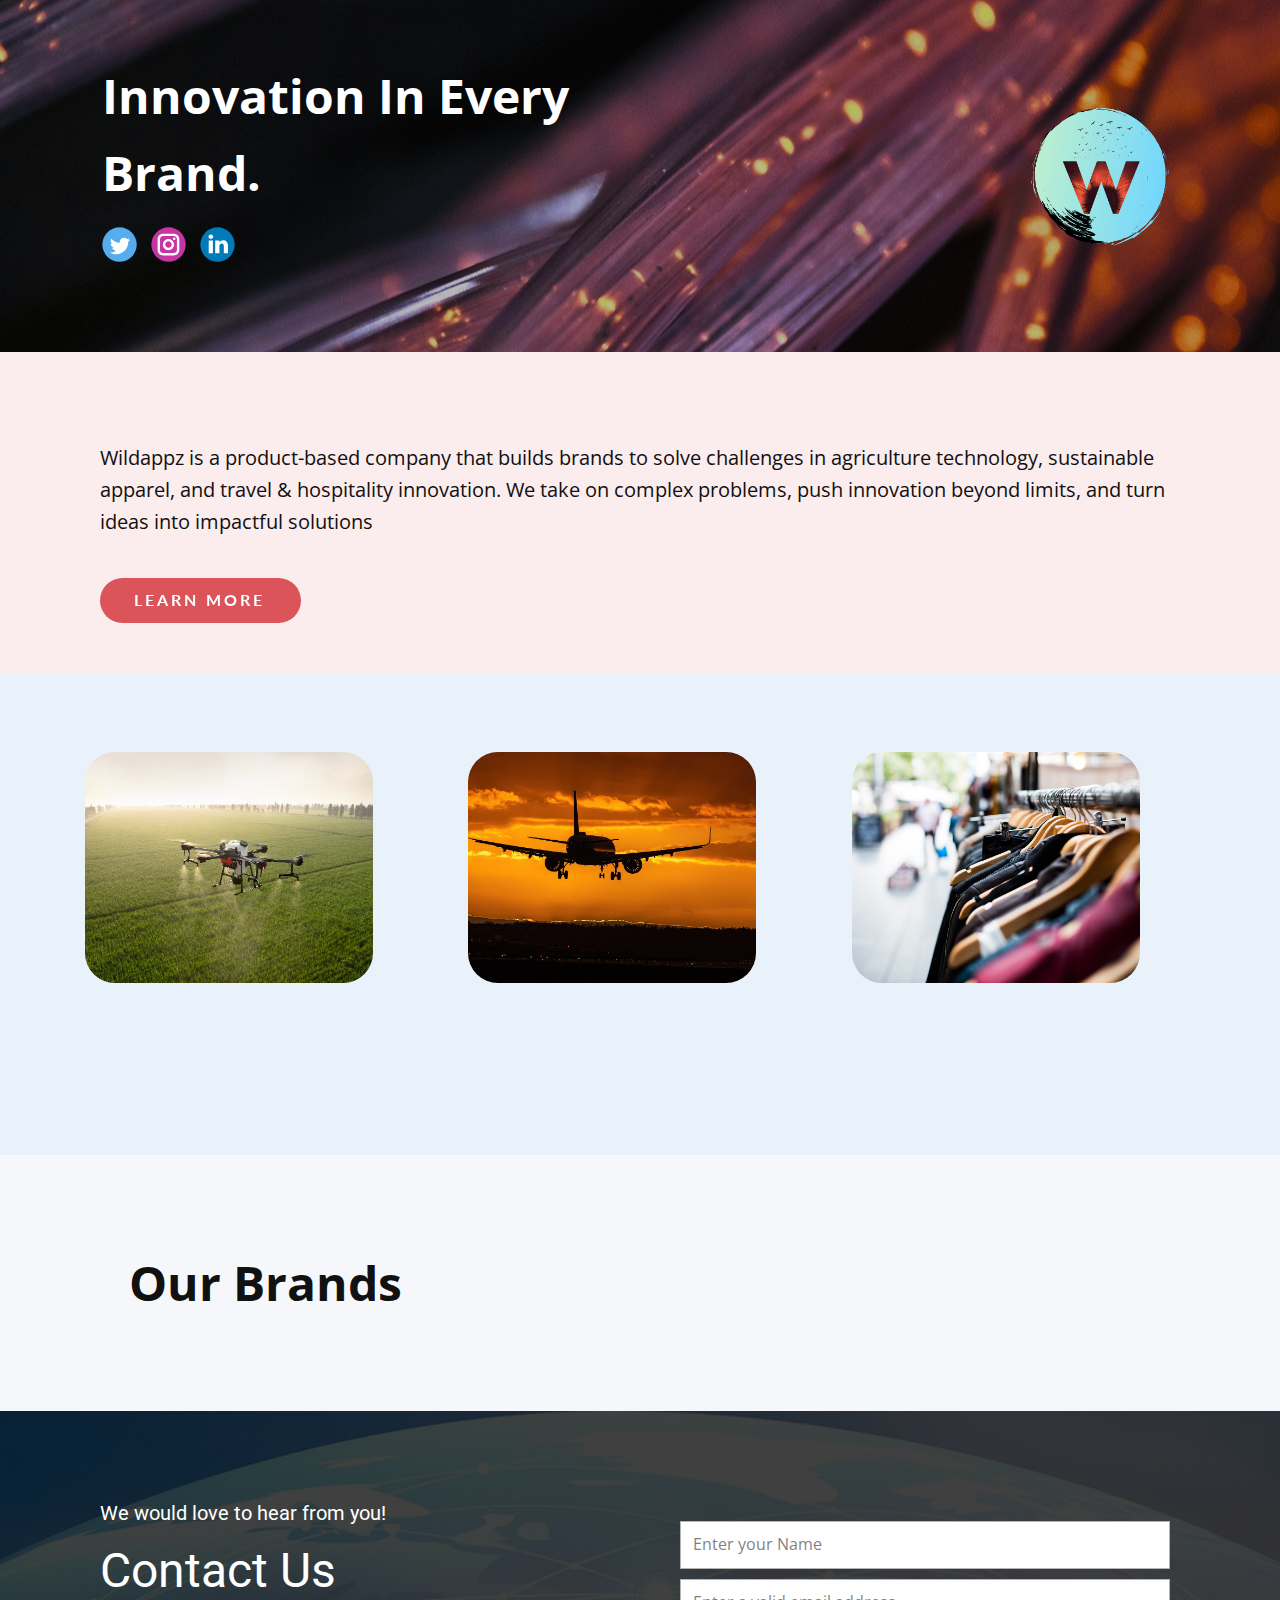
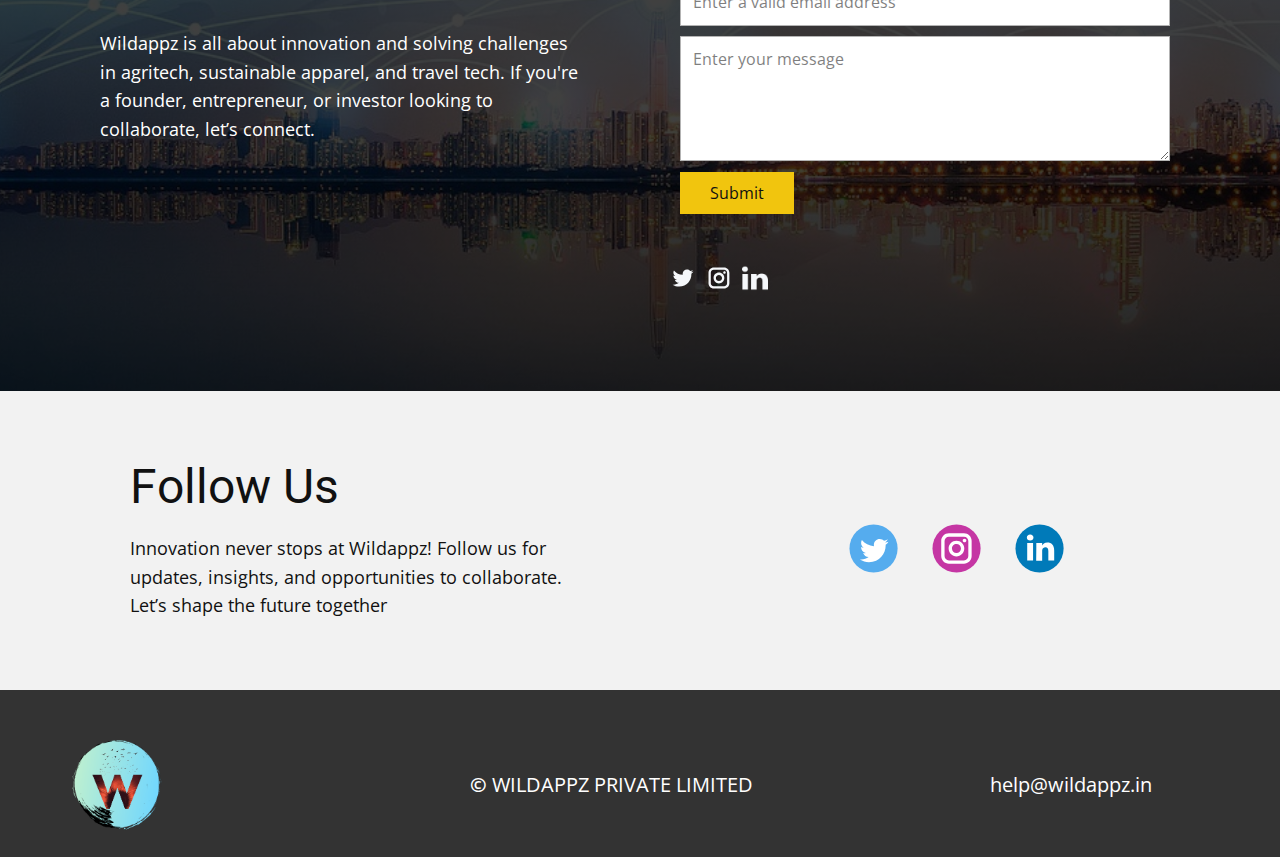
<file: index.html>
<!DOCTYPE html>
<html style="font-size: 16px;" lang="en-IN"><head>
    <meta name="viewport" content="width=device-width, initial-scale=1.0">
    <meta charset="utf-8">
    <meta name="keywords" content="Product-based company
Innovation in agritech
Sustainable apparel
Travel technology solutions
Startup-driven innovation
Problem-solving brands">
    <meta name="description" content="Wildappz is a product-based company solving challenges in agritech, sustainable apparel, and travel tech through innovation and smart solutions.">
    <title>Wildappz | Innovating in Agritech, Apparel &amp; Travel Tech</title>
    <link rel="stylesheet" href="nicepage.css" media="screen">
<link rel="stylesheet" href="index.css" media="screen">
    <script class="u-script" type="text/javascript" src="jquery.js" defer=""></script>
    <script class="u-script" type="text/javascript" src="nicepage.js" defer=""></script>
    <meta name="referrer" content="origin">
    <meta property="og:title" content="Wildappz | Innovating in Agritech, Sustainable Apparel &amp; Travel Tech">
    <meta property="og:description" content="Wildappz creates innovative brands that solve challenges in agritech, sustainable apparel, and travel technology. We turn bold ideas into impactful solutions.">
    <meta property="og:image" content="https://wildappz.in/images/logoforweb.png">
    <meta property="og:url" content="https://wildappz.in">
    <link rel="icon" href="images/logoforweb.png">
    
    
    
    
    
    
    
    <link id="u-theme-google-font" rel="stylesheet" href="https://fonts.googleapis.com/css?family=Roboto:100,100i,300,300i,400,400i,500,500i,700,700i,900,900i|Open+Sans:300,300i,400,400i,500,500i,600,600i,700,700i,800,800i">
    <link id="u-page-google-font" rel="stylesheet" href="https://fonts.googleapis.com/css?family=Lato:100,100i,300,300i,400,400i,700,700i,900,900i">
    <script type="application/ld+json">{
		"@context": "http://schema.org",
		"@type": "Organization",
		"name": "wildappz",
		"logo": "images/logoforweb.png?rand=dd9f",
		"sameAs": [
				"https://x.com/wildappz",
				"https://www.instagram.com/wildappz/",
				"https://www.linkedin.com/company/wildappz/"
		]
}</script>
    <meta name="theme-color" content="#478ac9">
    <meta property="og:type" content="website">
  <meta data-intl-tel-input-cdn-path="intlTelInput/"></head>
  <body data-home-page="home.html" data-home-page-title="home" data-path-to-root="./" data-include-products="false" class="u-body u-xl-mode" data-lang="en"><header class="u-clearfix u-header u-image u-shading u-header" id="header"><div class="u-clearfix u-sheet u-sheet-1">
        <p class="u-text u-text-1">Innovation​​ In Every Brand. </p>
        <a href="#" class="u-hidden-xs u-image u-logo u-image-1" data-image-width="275" data-image-height="272">
          <img src="images/logoforweb.png?rand=dd9f" class="u-logo-image u-logo-image-1">
        </a>
        <div class="u-social-icons u-spacing-14 u-social-icons-1">
          <a class="u-social-url" target="_blank" href="https://x.com/wildappz" title="x">
            <span class="u-icon u-icon-circle u-social-icon u-social-twitter u-icon-1"><svg class="u-svg-link" preserveAspectRatio="xMidYMin slice" viewBox="0 0 112 112" style=""><use xlink:href="#svg-d8c6"></use></svg><svg x="0px" y="0px" viewBox="0 0 112 112" id="svg-d8c6" class="u-svg-content"><circle fill="#55ACEE" class="st0" cx="56.1" cy="56.1" r="55"></circle><path fill="#FFFFFF" d="M83.8,47.3c0,0.6,0,1.2,0,1.7c0,17.7-13.5,38.2-38.2,38.2C38,87.2,31,85,25,81.2c1,0.1,2.1,0.2,3.2,0.2
            c6.3,0,12.1-2.1,16.7-5.7c-5.9-0.1-10.8-4-12.5-9.3c0.8,0.2,1.7,0.2,2.5,0.2c1.2,0,2.4-0.2,3.5-0.5c-6.1-1.2-10.8-6.7-10.8-13.1
            c0-0.1,0-0.1,0-0.2c1.8,1,3.9,1.6,6.1,1.7c-3.6-2.4-6-6.5-6-11.2c0-2.5,0.7-4.8,1.8-6.7c6.6,8.1,16.5,13.5,27.6,14
            c-0.2-1-0.3-2-0.3-3.1c0-7.4,6-13.4,13.4-13.4c3.9,0,7.3,1.6,9.8,4.2c3.1-0.6,5.9-1.7,8.5-3.3c-1,3.1-3.1,5.8-5.9,7.4
            c2.7-0.3,5.3-1,7.7-2.1C88.7,43,86.4,45.4,83.8,47.3z"></path></svg></span>
          </a>
          <a class="u-social-url" target="_blank" href="https://www.instagram.com/wildappz/" title="Instagram">
            <span class="u-icon u-icon-circle u-social-icon u-social-instagram u-icon-2"><svg class="u-svg-link" preserveAspectRatio="xMidYMin slice" viewBox="0 0 112 112" style=""><use xlink:href="#svg-f77f"></use></svg><svg x="0px" y="0px" viewBox="0 0 112 112" id="svg-f77f" class="u-svg-content"><circle fill="#C536A4" cx="56.1" cy="56.1" r="55"></circle><path fill="#FFFFFF" d="M55.9,38.2c-9.9,0-17.9,8-17.9,17.9C38,66,46,74,55.9,74c9.9,0,17.9-8,17.9-17.9C73.8,46.2,65.8,38.2,55.9,38.2
            z M55.9,66.4c-5.7,0-10.3-4.6-10.3-10.3c-0.1-5.7,4.6-10.3,10.3-10.3c5.7,0,10.3,4.6,10.3,10.3C66.2,61.8,61.6,66.4,55.9,66.4z"></path><path fill="#FFFFFF" d="M74.3,33.5c-2.3,0-4.2,1.9-4.2,4.2s1.9,4.2,4.2,4.2s4.2-1.9,4.2-4.2S76.6,33.5,74.3,33.5z"></path><path fill="#FFFFFF" d="M73.1,21.3H38.6c-9.7,0-17.5,7.9-17.5,17.5v34.5c0,9.7,7.9,17.6,17.5,17.6h34.5c9.7,0,17.5-7.9,17.5-17.5V38.8
            C90.6,29.1,82.7,21.3,73.1,21.3z M83,73.3c0,5.5-4.5,9.9-9.9,9.9H38.6c-5.5,0-9.9-4.5-9.9-9.9V38.8c0-5.5,4.5-9.9,9.9-9.9h34.5
            c5.5,0,9.9,4.5,9.9,9.9V73.3z"></path></svg></span>
          </a>
          <a class="u-social-url" target="_blank" href="https://www.linkedin.com/company/wildappz/" title="Linkedin">
            <span class="u-icon u-icon-circle u-social-icon u-social-linkedin u-icon-3"><svg class="u-svg-link" preserveAspectRatio="xMidYMin slice" viewBox="0 0 112 112" style=""><use xlink:href="#svg-999d"></use></svg><svg x="0px" y="0px" viewBox="0 0 112 112" id="svg-999d" class="u-svg-content"><circle fill="#007AB9" cx="56.1" cy="56.1" r="55"></circle><path fill="#FFFFFF" d="M41.3,83.7H27.9V43.4h13.4V83.7z M34.6,37.9L34.6,37.9c-4.6,0-7.5-3.1-7.5-7c0-4,3-7,7.6-7s7.4,3,7.5,7
            C42.2,34.8,39.2,37.9,34.6,37.9z M89.6,83.7H76.2V62.2c0-5.4-1.9-9.1-6.8-9.1c-3.7,0-5.9,2.5-6.9,4.9c-0.4,0.9-0.4,2.1-0.4,3.3v22.5
            H48.7c0,0,0.2-36.5,0-40.3h13.4v5.7c1.8-2.7,5-6.7,12.1-6.7c8.8,0,15.4,5.8,15.4,18.1V83.7z"></path></svg></span>
          </a>
        </div>
      </div></header>
    <section class="u-clearfix u-container-align-center-lg u-container-align-center-md u-container-align-center-sm u-container-align-center-xl u-palette-2-light-3 u-section-1" id="block-2">
      <div class="u-clearfix u-sheet u-valign-bottom u-sheet-1">
        <div class="data-layout-selected u-clearfix u-expanded-width u-layout-wrap u-layout-wrap-1">
          <div class="u-gutter-0 u-layout">
            <div class="u-layout-row">
              <div class="u-align-left-xs u-container-style u-layout-cell u-shape-rectangle u-size-60 u-size-60-md u-layout-cell-1">
                <div class="u-container-layout u-container-layout-1">
                  <p class="u-align-left-lg u-align-left-md u-align-left-sm u-align-left-xl u-text u-text-1">Wildappz is a product-based company that builds brands to solve challenges in agriculture technology, sustainable apparel, and travel &amp; hospitality innovation. We take on complex problems, push innovation beyond limits, and turn ideas into impactful solutions </p>
                  <a href="./#sec-691a" data-page-id="3076923428" class="u-active-black u-align-left u-border-none u-btn u-btn-round u-button-style u-custom-font u-font-lato u-hover-grey-90 u-palette-2-base u-radius u-btn-1" data-animation-name="customAnimationIn" data-animation-duration="1000" data-animation-delay="0" data-animation-direction="">LEARN MORE </a>
                </div>
              </div>
            </div>
          </div>
        </div>
      </div>
    </section>
    <section class="u-clearfix u-palette-1-light-3 u-section-2" id="sec-691a">
      <div class="u-clearfix u-sheet u-sheet-1">
        <div class="u-expanded-width u-list u-list-1">
          <div class="u-repeater u-repeater-1">
            <div class="u-container-style u-list-item u-repeater-item">
              <div class="u-container-layout u-similar-container u-container-layout-1">
                <img class="custom-expanded u-image u-image-round u-radius u-image-1" src="images/a8b898d23a85eb11dcaa7ec214a8fb4f163e46ae39302c09baf5f8103c34361d388a2b7b5ca007d144dfe25f16a99266c798bd12b14b3bdd732cb5_1280.jpg" alt="" data-image-width="1280" data-image-height="853">
                <div class="custom-expanded u-container-style u-group u-radius u-shape-round u-white u-group-1" data-animation-name="customAnimationIn" data-animation-duration="2000" data-animation-delay="0">
                  <div class="u-container-layout u-container-layout-2">
                    <h6 class="u-align-left u-text u-text-default u-text-1"> Agri Tech<br>
                    </h6>
                    <h5 class="u-align-left u-text u-text-default u-text-2"> Driving innovation in agritech to enhance efficiency and sustainability.</h5>
                  </div>
                </div>
              </div>
            </div>
            <div class="u-container-style u-list-item u-repeater-item">
              <div class="u-container-layout u-similar-container u-container-layout-3">
                <img class="custom-expanded u-image u-image-round u-radius u-image-2" src="images/320083c7837e6304c2f019b2e79e7b38ada483b35cda211c4c2549b3e13a507d43f16e9d89f9b7cbbebb17098991a269ed901f244e463922c216f9_1280.jpg" alt="" data-image-width="1280" data-image-height="853">
                <div class="custom-expanded u-container-style u-group u-radius u-shape-round u-white u-group-2" data-animation-name="customAnimationIn" data-animation-duration="2000" data-animation-delay="0">
                  <div class="u-container-layout u-container-layout-4">
                    <h6 class="u-align-left u-text u-text-default u-text-3">&nbsp;Travel Tech</h6>
                    <h5 class="u-align-left u-text u-text-default u-text-4"> Transforming networking and connectivity in the travel industry.</h5>
                  </div>
                </div>
              </div>
            </div>
            <div class="u-container-style u-list-item u-repeater-item">
              <div class="u-container-layout u-similar-container u-container-layout-5">
                <img class="custom-expanded u-image u-image-round u-radius u-image-3" src="images/214ac3598f53523cd2d5ba4109cb2eeee6b3af3a9291d5968ac4a7f8df6c6da3af00645fd0bbd64d88c07498f9f131b0c82efe958eea5b6d624b02_1280.jpg" alt="" data-image-width="1280" data-image-height="853">
                <div class="custom-expanded u-container-style u-group u-radius u-shape-round u-white u-group-3" data-animation-name="customAnimationIn" data-animation-duration="2000" data-animation-delay="0">
                  <div class="u-container-layout u-container-layout-6">
                    <h6 class="u-align-left u-text u-text-default u-text-5"> Clothing-Apparel</h6>
                    <h5 class="u-align-left u-text u-text-default u-text-6"> Redefining activewear with eco-friendly, high-performance materials</h5>
                  </div>
                </div>
              </div>
            </div>
          </div>
        </div>
      </div>
    </section>
    <section class="u-align-center-md u-align-center-sm u-align-center-xs u-clearfix u-palette-5-light-3 u-section-3" id="block-3" data-image-width="2000" data-image-height="1333">
      <div class="u-clearfix u-sheet u-sheet-1">
        <div class="custom-expanded u-list u-list-1">
          <div class="u-repeater u-repeater-1">
            <div class="u-align-center u-container-align-center u-container-style u-list-item u-repeater-item">
              <div class="u-container-layout u-similar-container u-valign-middle-xl u-container-layout-1">
                <img alt="" class="custom-expanded u-image u-image-contain u-image-default u-image-1" data-image-width="512" data-image-height="512" src="images/logo.png" data-animation-name="customAnimationIn" data-animation-duration="1000" data-animation-delay="0" title="Underconstruction" data-href="Underconstruction.html" data-page-id="696512830">
              </div>
            </div>
            <div class="u-align-center u-container-align-center u-container-style u-list-item u-repeater-item">
              <div class="u-container-layout u-similar-container u-valign-middle-xl u-container-layout-2">
                <img alt="" class="custom-expanded u-image u-image-contain u-image-default u-image-2" data-image-width="900" data-image-height="900" src="images/leosdenfinallogowithtm.png" data-animation-name="customAnimationIn" data-animation-duration="1000" data-animation-delay="0" data-href="Underconstruction.html" data-page-id="696512830" title="Underconstruction">
              </div>
            </div>
          </div>
        </div>
        <p class="u-text u-text-default u-text-1">Our Brands</p>
      </div>
    </section>
    <section class="u-align-center u-clearfix u-container-align-center u-image u-shading u-section-4" id="block-4">
      <div class="u-clearfix u-sheet u-valign-middle u-sheet-1">
        <div class="data-layout-selected u-clearfix u-expanded-width u-layout-wrap u-layout-wrap-1">
          <div class="u-layout">
            <div class="u-layout-row">
              <div class="u-align-left u-container-align-left u-container-style u-layout-cell u-left-cell u-size-30 u-layout-cell-1">
                <div class="u-container-layout u-valign-top u-container-layout-1">
                  <h5 class="u-text u-text-1">We would love to hear from you!</h5>
                  <h2 class="u-text u-text-white u-text-2">Contact Us</h2>
                  <p class="u-text u-text-3"> Wildappz is all about innovation and solving challenges in agritech, sustainable apparel, and travel tech. If you're a founder, entrepreneur, or investor looking to collaborate, let’s connect.<br>
                    <br>
                  </p>
                </div>
              </div>
              <div class="u-align-left u-container-align-left u-container-style u-layout-cell u-right-cell u-size-30 u-layout-cell-2">
                <div class="u-container-layout u-valign-middle u-container-layout-2">
                  <div class="u-form u-form-1">
                    <form action="https://forms.nicepagesrv.com/v2/form/process" class="u-clearfix u-form-spacing-10 u-form-vertical u-inner-form" style="padding: 10px;" source="email" name="form-4">
                      <div class="u-form-group u-form-name u-label-none">
                        <label for="name-049c" class="u-label">Name</label>
                        <input type="text" placeholder="Enter your Name" id="name-049c" name="name" class="u-input u-input-rectangle" required="">
                      </div>
                      <div class="u-form-email u-form-group u-label-none">
                        <label for="email-049c" class="u-label">Email</label>
                        <input type="email" placeholder="Enter a valid email address" id="email-049c" name="email" class="u-input u-input-rectangle" required="">
                      </div>
                      <div class="u-form-group u-form-message u-label-none">
                        <label for="message-049c" class="u-label">Message</label>
                        <textarea placeholder="Enter your message" rows="4" cols="50" id="message-049c" name="message" class="u-input u-input-rectangle" required=""></textarea>
                      </div>
                      <div class="u-form-group u-form-submit">
                        <a href="#" class="u-btn u-btn-submit u-button-style u-palette-3-base u-btn-1">Submit</a>
                        <input type="submit" value="submit" class="u-form-control-hidden">
                      </div>
                      <div class="u-form-send-message u-form-send-success"> Thank you! Your message has been sent. </div>
                      <div class="u-form-send-error u-form-send-message"> Unable to send your message. Please fix errors then try again. </div>
                      <input type="hidden" value="" name="recaptchaResponse">
                      <input type="hidden" name="formServices" value="ae5f815a-7d46-7011-83eb-17414eaa6c50">
                    </form>
                  </div>
                  <div class="u-social-icons u-spacing-10 u-social-icons-1">
                    <a class="u-social-url" target="_blank" href="https://x.com/wildappz" title="X">
                      <span class="u-icon u-icon-circle u-social-icon u-social-twitter u-text-palette-5-light-3 u-icon-1"><svg class="u-svg-link" preserveAspectRatio="xMidYMin slice" viewBox="0 0 112.2 112.2" style=""><use xmlns:xlink="http://www.w3.org/1999/xlink" xlink:href="#svg-a709"></use></svg><svg x="0px" y="0px" viewBox="0 0 112.2 112.2" enable-background="new 0 0 112.2 112.2" xml:space="preserve" id="svg-a709" class="u-svg-content"><path d="M92.2,38.2c0,0.8,0,1.6,0,2.3c0,24.3-18.6,52.4-52.6,52.4c-10.6,0.1-20.2-2.9-28.5-8.2 c1.4,0.2,2.9,0.2,4.4,0.2c8.7,0,16.7-2.9,23-7.9c-8.1-0.2-14.9-5.5-17.3-12.8c1.1,0.2,2.4,0.2,3.4,0.2c1.6,0,3.3-0.2,4.8-0.7 c-8.4-1.6-14.9-9.2-14.9-18c0-0.2,0-0.2,0-0.2c2.5,1.4,5.4,2.2,8.4,2.3c-5-3.3-8.3-8.9-8.3-15.4c0-3.4,1-6.5,2.5-9.2 c9.1,11.1,22.7,18.5,38,19.2c-0.2-1.4-0.4-2.8-0.4-4.3c0.1-10,8.3-18.2,18.5-18.2c5.4,0,10.1,2.2,13.5,5.7c4.3-0.8,8.1-2.3,11.7-4.5 c-1.4,4.3-4.3,7.9-8.1,10.1c3.7-0.4,7.3-1.4,10.6-2.9C98.9,32.3,95.7,35.5,92.2,38.2z"></path></svg></span>
                    </a>
                    <a class="u-social-url" target="_blank" href="https://www.instagram.com/wildappz/" title="Instagram">
                      <span class="u-icon u-icon-circle u-social-icon u-social-instagram u-text-palette-5-light-3 u-icon-2"><svg class="u-svg-link" preserveAspectRatio="xMidYMin slice" viewBox="0 0 112.2 112.2" style=""><use xmlns:xlink="http://www.w3.org/1999/xlink" xlink:href="#svg-0b43"></use></svg><svg x="0px" y="0px" viewBox="0 0 112.2 112.2" enable-background="new 0 0 112.2 112.2" xml:space="preserve" id="svg-0b43" class="u-svg-content"><path d="M55.9,32.9c-12.8,0-23.2,10.4-23.2,23.2s10.4,23.2,23.2,23.2s23.2-10.4,23.2-23.2S68.7,32.9,55.9,32.9z M55.9,69.4c-7.4,0-13.3-6-13.3-13.3c-0.1-7.4,6-13.3,13.3-13.3s13.3,6,13.3,13.3C69.3,63.5,63.3,69.4,55.9,69.4z"></path><path d="M79.7,26.8c-3,0-5.4,2.5-5.4,5.4s2.5,5.4,5.4,5.4c3,0,5.4-2.5,5.4-5.4S82.7,26.8,79.7,26.8z"></path><path d="M78.2,11H33.5C21,11,10.8,21.3,10.8,33.7v44.7c0,12.6,10.2,22.8,22.7,22.8h44.7c12.6,0,22.7-10.2,22.7-22.7 V33.7C100.8,21.1,90.6,11,78.2,11z M91,78.4c0,7.1-5.8,12.8-12.8,12.8H33.5c-7.1,0-12.8-5.8-12.8-12.8V33.7 c0-7.1,5.8-12.8,12.8-12.8h44.7c7.1,0,12.8,5.8,12.8,12.8V78.4z"></path></svg></span>
                    </a>
                    <a class="u-social-url" target="_blank" data-type="LinkedIn" title="LinkedIn" href="https://www.linkedin.com/company/wildappz/">
                      <span class="u-file-icon u-icon u-social-icon u-social-linkedin u-text-palette-5-light-3 u-icon-3"><img src="images/2397-d70180d1.png" alt=""></span>
                    </a>
                  </div>
                </div>
              </div>
            </div>
          </div>
        </div>
      </div>
    </section>
    <section class="u-clearfix u-grey-5 u-section-5" id="sec-27bb">
      <div class="u-clearfix u-sheet u-valign-middle-sm u-valign-middle-xs u-sheet-1">
        <div class="data-layout-selected u-clearfix u-expanded-width u-layout-wrap u-layout-wrap-1">
          <div class="u-gutter-0 u-layout">
            <div class="u-layout-row">
              <div class="u-align-center-sm u-align-center-xs u-align-left-lg u-align-left-md u-align-left-xl u-container-style u-layout-cell u-left-cell u-size-30 u-layout-cell-1">
                <div class="u-container-layout u-valign-middle u-container-layout-1">
                  <h2 class="u-text u-text-1">Follow Us</h2>
                  <p class="u-text u-text-2">Innovation never stops at Wildappz! Follow us for updates, insights, and opportunities to collaborate. Let’s shape the future together </p>
                </div>
              </div>
              <div class="u-align-center-sm u-align-right-lg u-align-right-md u-align-right-xl u-align-right-xs u-container-style u-layout-cell u-right-cell u-size-30 u-layout-cell-2">
                <div class="u-container-layout u-valign-middle-md u-valign-middle-sm u-valign-middle-xs u-container-layout-2">
                  <div class="u-social-icons u-spacing-34 u-social-icons-1">
                    <a class="u-social-url" target="_blank" href="https://x.com/wildappz" title="X">
                      <span class="u-icon u-icon-circle u-social-icon u-social-twitter u-icon-1"><svg class="u-svg-link" preserveAspectRatio="xMidYMin slice" viewBox="0 0 112 112" style=""><use xlink:href="#svg-0979"></use></svg><svg x="0px" y="0px" viewBox="0 0 112 112" id="svg-0979" class="u-svg-content"><circle fill="#55ACEE" class="st0" cx="56.1" cy="56.1" r="55"></circle><path fill="#FFFFFF" d="M83.8,47.3c0,0.6,0,1.2,0,1.7c0,17.7-13.5,38.2-38.2,38.2C38,87.2,31,85,25,81.2c1,0.1,2.1,0.2,3.2,0.2
            c6.3,0,12.1-2.1,16.7-5.7c-5.9-0.1-10.8-4-12.5-9.3c0.8,0.2,1.7,0.2,2.5,0.2c1.2,0,2.4-0.2,3.5-0.5c-6.1-1.2-10.8-6.7-10.8-13.1
            c0-0.1,0-0.1,0-0.2c1.8,1,3.9,1.6,6.1,1.7c-3.6-2.4-6-6.5-6-11.2c0-2.5,0.7-4.8,1.8-6.7c6.6,8.1,16.5,13.5,27.6,14
            c-0.2-1-0.3-2-0.3-3.1c0-7.4,6-13.4,13.4-13.4c3.9,0,7.3,1.6,9.8,4.2c3.1-0.6,5.9-1.7,8.5-3.3c-1,3.1-3.1,5.8-5.9,7.4
            c2.7-0.3,5.3-1,7.7-2.1C88.7,43,86.4,45.4,83.8,47.3z"></path></svg></span>
                    </a>
                    <a class="u-social-url" target="_blank" href="https://www.instagram.com/wildappz/" title="Instagram">
                      <span class="u-icon u-icon-circle u-social-icon u-social-instagram u-icon-2"><svg class="u-svg-link" preserveAspectRatio="xMidYMin slice" viewBox="0 0 112 112" style=""><use xlink:href="#svg-46f7"></use></svg><svg x="0px" y="0px" viewBox="0 0 112 112" id="svg-46f7" class="u-svg-content"><circle fill="#C536A4" cx="56.1" cy="56.1" r="55"></circle><path fill="#FFFFFF" d="M55.9,38.2c-9.9,0-17.9,8-17.9,17.9C38,66,46,74,55.9,74c9.9,0,17.9-8,17.9-17.9C73.8,46.2,65.8,38.2,55.9,38.2
            z M55.9,66.4c-5.7,0-10.3-4.6-10.3-10.3c-0.1-5.7,4.6-10.3,10.3-10.3c5.7,0,10.3,4.6,10.3,10.3C66.2,61.8,61.6,66.4,55.9,66.4z"></path><path fill="#FFFFFF" d="M74.3,33.5c-2.3,0-4.2,1.9-4.2,4.2s1.9,4.2,4.2,4.2s4.2-1.9,4.2-4.2S76.6,33.5,74.3,33.5z"></path><path fill="#FFFFFF" d="M73.1,21.3H38.6c-9.7,0-17.5,7.9-17.5,17.5v34.5c0,9.7,7.9,17.6,17.5,17.6h34.5c9.7,0,17.5-7.9,17.5-17.5V38.8
            C90.6,29.1,82.7,21.3,73.1,21.3z M83,73.3c0,5.5-4.5,9.9-9.9,9.9H38.6c-5.5,0-9.9-4.5-9.9-9.9V38.8c0-5.5,4.5-9.9,9.9-9.9h34.5
            c5.5,0,9.9,4.5,9.9,9.9V73.3z"></path></svg></span>
                    </a>
                    <a class="u-social-url" target="_blank" href="https://www.linkedin.com/company/wildappz/" title="Linkedin">
                      <span class="u-icon u-icon-circle u-social-icon u-social-linkedin u-icon-3"><svg class="u-svg-link" preserveAspectRatio="xMidYMin slice" viewBox="0 0 112 112" style=""><use xlink:href="#svg-270d"></use></svg><svg x="0px" y="0px" viewBox="0 0 112 112" id="svg-270d" class="u-svg-content"><circle fill="#007AB9" cx="56.1" cy="56.1" r="55"></circle><path fill="#FFFFFF" d="M41.3,83.7H27.9V43.4h13.4V83.7z M34.6,37.9L34.6,37.9c-4.6,0-7.5-3.1-7.5-7c0-4,3-7,7.6-7s7.4,3,7.5,7
            C42.2,34.8,39.2,37.9,34.6,37.9z M89.6,83.7H76.2V62.2c0-5.4-1.9-9.1-6.8-9.1c-3.7,0-5.9,2.5-6.9,4.9c-0.4,0.9-0.4,2.1-0.4,3.3v22.5
            H48.7c0,0,0.2-36.5,0-40.3h13.4v5.7c1.8-2.7,5-6.7,12.1-6.7c8.8,0,15.4,5.8,15.4,18.1V83.7z"></path></svg></span>
                    </a>
                  </div>
                </div>
              </div>
            </div>
          </div>
        </div>
      </div>
    </section>
    
    
    
    <footer class="u-align-center-md u-align-center-sm u-align-center-xs u-clearfix u-footer u-grey-80" id="footer"><div class="u-clearfix u-sheet u-sheet-1">
        <a href="#" class="u-image u-logo u-image-1" data-image-width="275" data-image-height="272">
          <img src="images/logoforweb.png?rand=23cf" class="u-logo-image u-logo-image-1">
        </a>
        <p class="u-align-center-lg u-align-center-md u-align-center-xl u-text u-text-1"><b>©&nbsp;</b>WILDAPPZ PRIVATE LIMITED 
        </p>
        <p class="u-align-center u-text u-text-2">help@wildappz.in </p>
      </div></footer>
     
  
</body></html>
</file>
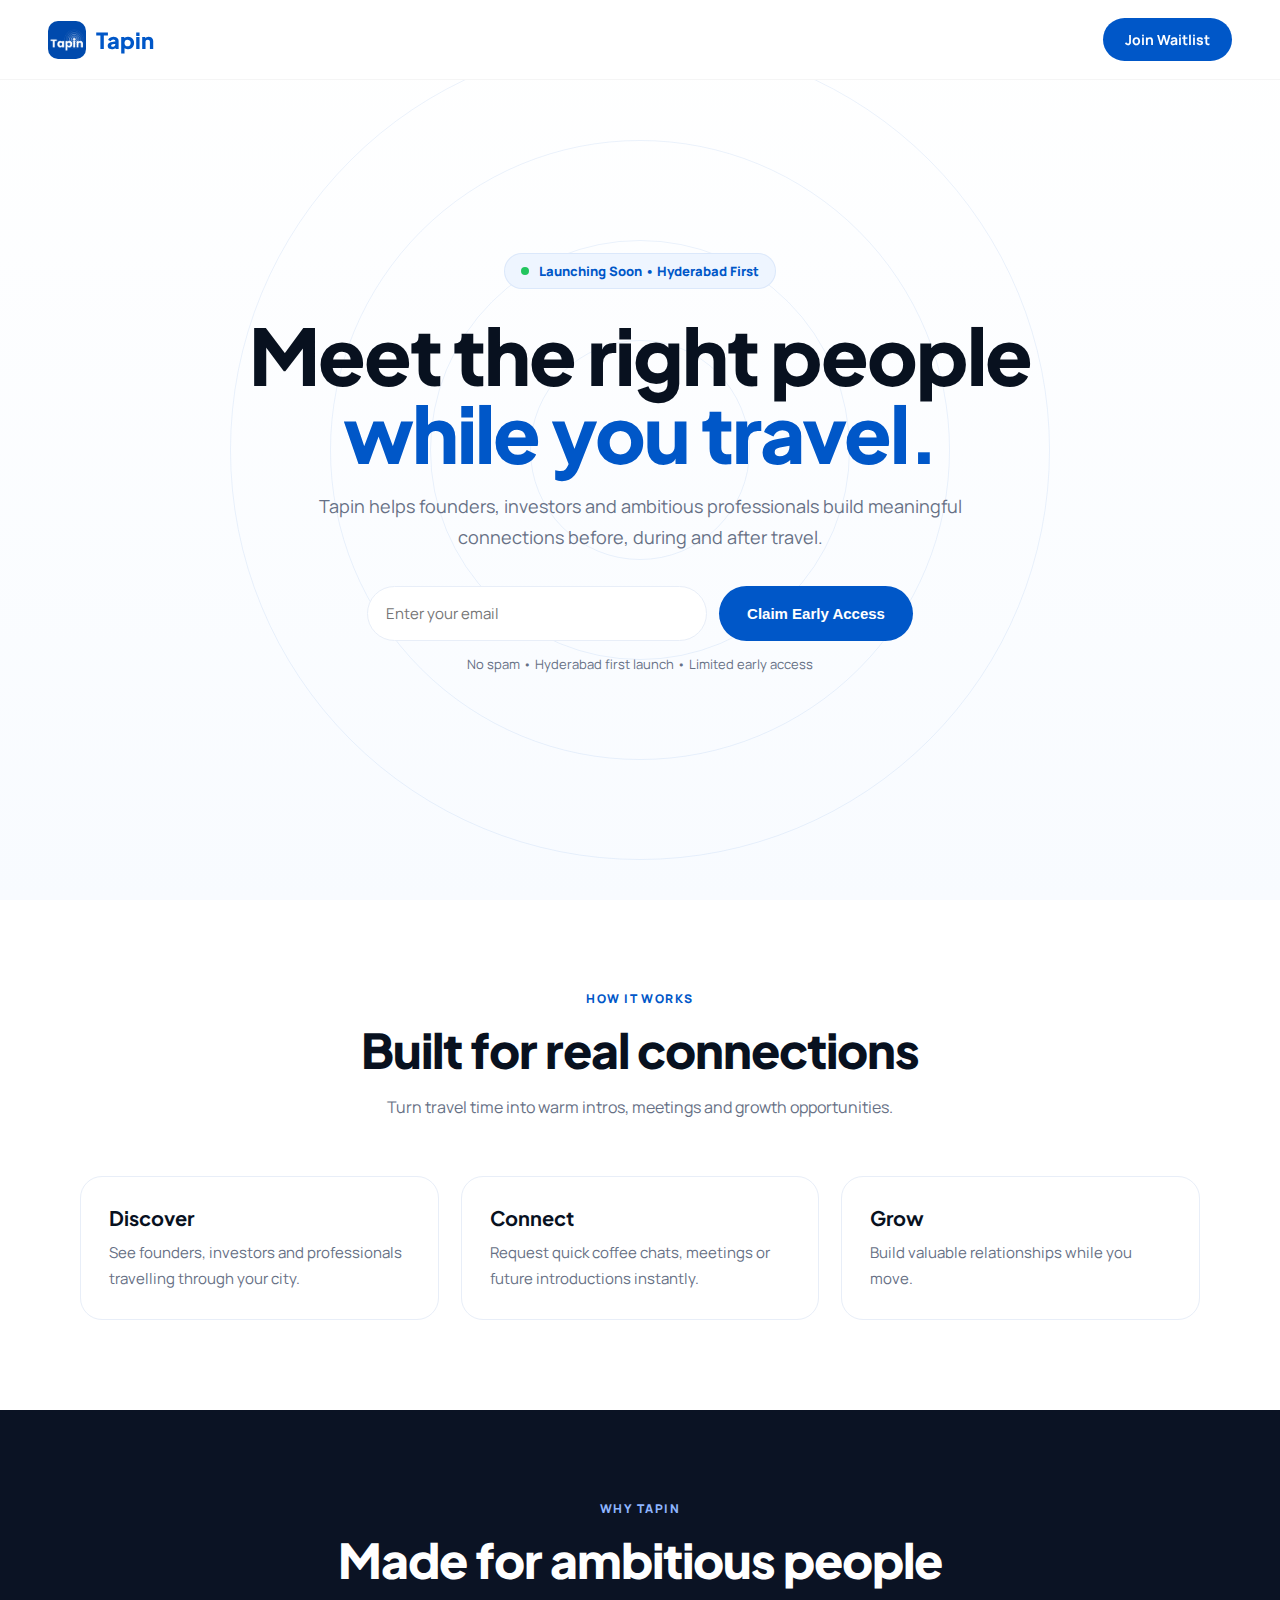
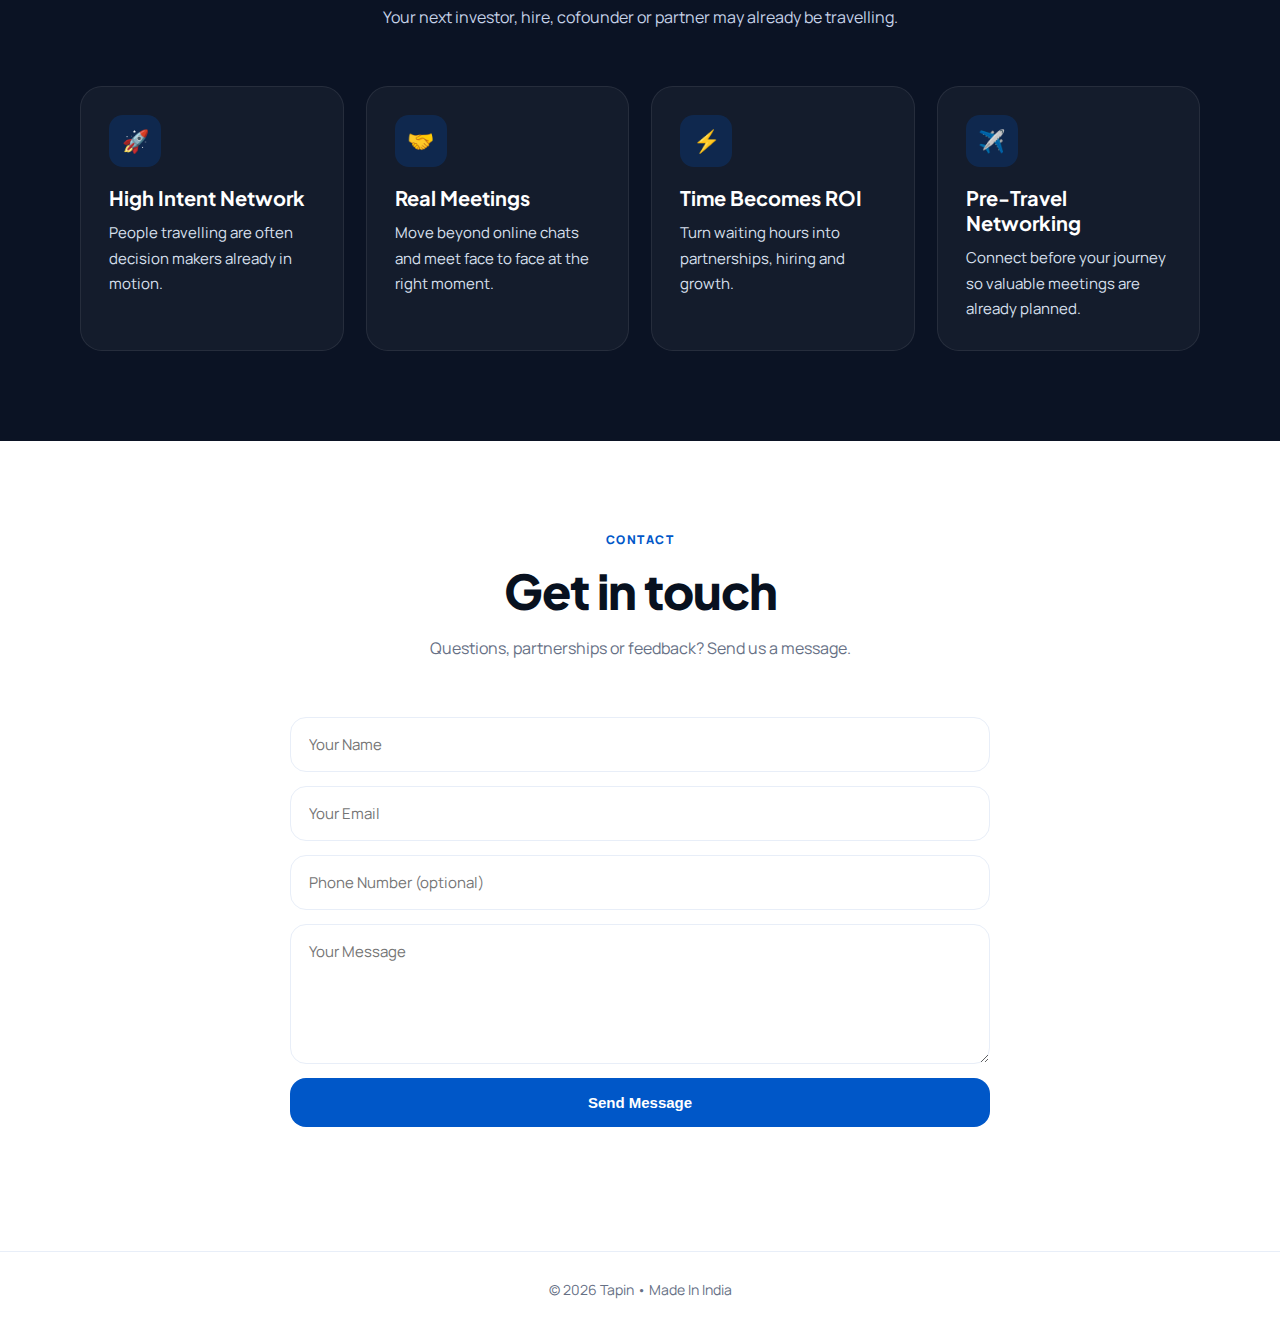
<file: Tapin/public/Index.html>
<!DOCTYPE html>
<html lang="en">
<head>
<meta charset="UTF-8">
<meta name="viewport" content="width=device-width, initial-scale=1.0">

<title>Tapin — Meet the right people while you travel</title>

<link rel="preconnect" href="https://fonts.googleapis.com">
<link rel="preconnect" href="https://fonts.gstatic.com" crossorigin>

<link href="https://fonts.googleapis.com/css2?family=Plus+Jakarta+Sans:wght@500;700;800&family=Manrope:wght@400;500;600;700&display=swap" rel="stylesheet">

<style>
:root{
--blue:#0057C8;
--blue-dark:#003f91;
--text:#08111f;
--muted:#667085;
--line:#e8eef8;
--white:#ffffff;
--dark:#0b1324;
}

*{
margin:0;
padding:0;
box-sizing:border-box;
}

html{
scroll-behavior:smooth;
}

body{
font-family:'Manrope',sans-serif;
background:#fff;
color:var(--text);
overflow-x:hidden;
}

/* NAVBAR */
nav{
position:fixed;
top:0;
left:0;
right:0;
z-index:100;
padding:18px 48px;
display:flex;
align-items:center;
justify-content:space-between;
background:rgba(255,255,255,.92);
backdrop-filter:blur(14px);
border-bottom:1px solid rgba(0,0,0,.04);
}

.logo{
display:flex;
align-items:center;
gap:10px;
text-decoration:none;
}

.logo img{
width:38px;
height:38px;
border-radius:10px;
}

.logo span{
font-family:'Plus Jakarta Sans',sans-serif;
font-size:22px;
font-weight:800;
color:var(--blue);
}

.nav-btn{
text-decoration:none;
padding:12px 22px;
border-radius:999px;
background:var(--blue);
color:#fff;
font-size:14px;
font-weight:700;
transition:.25s;
}

.nav-btn:hover{
background:var(--blue-dark);
transform:translateY(-2px);
}

/* HERO */
.hero{
min-height:100vh;
display:flex;
align-items:center;
justify-content:center;
padding:140px 22px 80px;
position:relative;
overflow:hidden;
background:linear-gradient(180deg,#ffffff 0%,#f8fbff 100%);
}

.hero-box{
max-width:820px;
text-align:center;
position:relative;
z-index:2;
}

.rings{
position:absolute;
width:900px;
height:900px;
top:50%;
left:50%;
transform:translate(-50%,-50%);
pointer-events:none;
}

.ring{
position:absolute;
top:50%;
left:50%;
transform:translate(-50%,-50%);
border-radius:50%;
border:1px solid rgba(0,87,200,.08);
animation:pulse 5s infinite ease-out;
}

.ring:nth-child(1){width:220px;height:220px;}
.ring:nth-child(2){width:420px;height:420px;animation-delay:1s;}
.ring:nth-child(3){width:620px;height:620px;animation-delay:2s;}
.ring:nth-child(4){width:820px;height:820px;animation-delay:3s;}

@keyframes pulse{
0%{opacity:0;transform:translate(-50%,-50%) scale(.94);}
30%{opacity:1;}
100%{opacity:0;transform:translate(-50%,-50%) scale(1.06);}
}

.badge{
display:inline-flex;
align-items:center;
gap:10px;
padding:8px 16px;
border-radius:999px;
background:#eef5ff;
color:var(--blue);
font-size:13px;
font-weight:800;
margin-bottom:26px;
border:1px solid rgba(0,87,200,.08);
}

.dot{
width:8px;
height:8px;
border-radius:50%;
background:#22c55e;
animation:blink 1.4s infinite;
}

@keyframes blink{
0%{opacity:1;box-shadow:0 0 0 0 rgba(34,197,94,.7);}
70%{box-shadow:0 0 0 8px rgba(34,197,94,0);}
100%{opacity:.5;}
}

h1{
font-family:'Plus Jakarta Sans',sans-serif;
font-size:clamp(42px,7vw,78px);
line-height:1;
font-weight:800;
letter-spacing:-2px;
margin-bottom:20px;
}

h1 span{
color:var(--blue);
}

.hero p{
max-width:680px;
margin:0 auto 34px;
font-size:18px;
line-height:1.7;
color:var(--muted);
}

.form{
display:flex;
gap:12px;
justify-content:center;
flex-wrap:wrap;
margin-bottom:14px;
}

.form input{
width:340px;
padding:16px 18px;
border-radius:999px;
border:1px solid var(--line);
outline:none;
font-size:15px;
font-family:inherit;
}

.form input:focus{
border-color:var(--blue);
}

.form button{
padding:16px 28px;
border:none;
border-radius:999px;
background:var(--blue);
color:#fff;
font-size:15px;
font-weight:700;
cursor:pointer;
transition:.25s;
}

.form button:hover{
background:var(--blue-dark);
transform:translateY(-2px);
box-shadow:0 14px 28px rgba(0,87,200,.18);
}

.note{
font-size:13px;
color:var(--muted);
}

.msg{
margin-top:14px;
font-size:14px;
font-weight:700;
min-height:20px;
}

/* SECTION */
.section{
padding:90px 22px;
}

.wrap{
max-width:1120px;
margin:auto;
}

.label{
font-size:12px;
font-weight:800;
letter-spacing:.12em;
text-transform:uppercase;
text-align:center;
color:var(--blue);
margin-bottom:12px;
}

.title{
font-family:'Plus Jakarta Sans',sans-serif;
font-size:clamp(30px,5vw,48px);
font-weight:800;
letter-spacing:-1px;
text-align:center;
margin-bottom:14px;
}

.sub{
max-width:660px;
margin:0 auto 55px;
text-align:center;
line-height:1.7;
color:var(--muted);
}

.grid{
display:grid;
grid-template-columns:repeat(auto-fit,minmax(250px,1fr));
gap:22px;
}

.card{
padding:28px;
border-radius:22px;
border:1px solid var(--line);
background:#fff;
transition:.25s;
}

.card:hover{
transform:translateY(-5px);
box-shadow:0 18px 36px rgba(0,87,200,.08);
}

.card h3{
font-family:'Plus Jakarta Sans',sans-serif;
font-size:20px;
margin-bottom:10px;
}

.card p{
font-size:15px;
line-height:1.7;
color:var(--muted);
}

/* DARK SECTION */
.why{
background:var(--dark);
}

.why .label{color:#8fb5ff;}
.why .title{color:#fff;}
.why .sub{color:#c6d2e8;}

.why .card{
background:rgba(255,255,255,.04);
border:1px solid rgba(255,255,255,.08);
}

.why .card h3{color:#fff;}
.why .card p{color:#d9e0ef;}

.icon{
width:52px;
height:52px;
border-radius:14px;
display:flex;
align-items:center;
justify-content:center;
font-size:22px;
background:rgba(0,87,200,.22);
margin-bottom:18px;
}

/* CONTACT SECTION */
.contact-form{
max-width:700px;
margin:auto;
display:grid;
gap:14px;
}

.contact-form input,
.contact-form textarea{
width:100%;
padding:16px 18px;
border-radius:16px;
border:1px solid var(--line);
font-size:15px;
font-family:inherit;
outline:none;
}

.contact-form textarea{
min-height:140px;
resize:vertical;
}

.contact-form input:focus,
.contact-form textarea:focus{
border-color:var(--blue);
}

.contact-form button{
padding:16px;
border:none;
border-radius:16px;
background:var(--blue);
color:#fff;
font-size:15px;
font-weight:700;
cursor:pointer;
transition:.25s;
}

.contact-form button:hover{
background:var(--blue-dark);
}

/* FOOTER */
footer{
padding:28px 22px;
border-top:1px solid var(--line);
text-align:center;
font-size:14px;
color:var(--muted);
}

/* MOBILE */
@media(max-width:768px){

nav{
padding:16px 18px;
justify-content:center;
}

.nav-btn{
display:none;
}

.logo img{
width:42px;
height:42px;
}

.logo span{
font-size:24px;
}

.hero{
padding:118px 18px 58px;
min-height:auto;
}

.rings{
width:520px;
height:520px;
opacity:.6;
}

h1{
font-size:38px;
line-height:1.05;
letter-spacing:-1.2px;
}

.hero p{
font-size:15px;
line-height:1.65;
}

.form input,
.form button{
width:100%;
height:54px;
}

.section{
padding:62px 18px;
}

.grid{
grid-template-columns:1fr;
gap:16px;
}

.title{
font-size:30px;
}

}

@media(max-width:420px){
h1{font-size:34px;}
.title{font-size:28px;}
}
</style>
</head>

<body>

<!-- NAV -->
<nav>
<a href="#" class="logo">
<img src="Tapin-logo.png" alt="Tapin">
<span>Tapin</span>
</a>

<a href="#waitlist" class="nav-btn">Join Waitlist</a>
</nav>


<!-- HERO -->
<section class="hero">

<div class="rings">
<div class="ring"></div>
<div class="ring"></div>
<div class="ring"></div>
<div class="ring"></div>
</div>

<div class="hero-box">

<div class="badge">
<span class="dot"></span>
Launching Soon • Hyderabad First
</div>

<h1>Meet the right people <span>while you travel.</span></h1>

<p>
Tapin helps founders, investors and ambitious professionals build meaningful connections before, during and after travel.
</p>
<div id="waitlist">
<form class="form" id="waitlistForm">
<input type="email" id="email" placeholder="Enter your email" required>
<button type="submit">Claim Early Access</button>
</form>
</div>

<div class="note">No spam • Hyderabad first launch • Limited early access</div>
<div class="msg" id="message"></div>

</div>
</section>

<!-- HOW IT WORKS -->
<section class="section">
<div class="wrap">

<div class="label">How it works</div>
<div class="title">Built for real connections</div>
<div class="sub">
Turn travel time into warm intros, meetings and growth opportunities.
</div>

<div class="grid">

<div class="card">
<h3>Discover</h3>
<p>See founders, investors and professionals travelling through your city.</p>
</div>

<div class="card">
<h3>Connect</h3>
<p>Request quick coffee chats, meetings or future introductions instantly.</p>
</div>

<div class="card">
<h3>Grow</h3>
<p>Build valuable relationships while you move.</p>
</div>

</div>
</div>
</section>

<!-- WHY TAPIN -->
<section class="section why">
<div class="wrap">

<div class="label">Why Tapin</div>
<div class="title">Made for ambitious people</div>
<div class="sub">
Your next investor, hire, cofounder or partner may already be travelling.
</div>

<div class="grid">

<div class="card">
<div class="icon">🚀</div>
<h3>High Intent Network</h3>
<p>People travelling are often decision makers already in motion.</p>
</div>

<div class="card">
<div class="icon">🤝</div>
<h3>Real Meetings</h3>
<p>Move beyond online chats and meet face to face at the right moment.</p>
</div>

<div class="card">
<div class="icon">⚡</div>
<h3>Time Becomes ROI</h3>
<p>Turn waiting hours into partnerships, hiring and growth.</p>
</div>

<div class="card">
<div class="icon">✈️</div>
<h3>Pre-Travel Networking</h3>
<p>Connect before your journey so valuable meetings are already planned.</p>
</div>

</div>
</div>
</section>

<!-- CONTACT -->
<section class="section">
<div class="wrap">

<div class="label">Contact</div>
<div class="title">Get in touch</div>
<div class="sub">
Questions, partnerships or feedback? Send us a message.
</div>

<form class="contact-form" id="contactForm">
<input type="text" id="name" placeholder="Your Name" required>
<input type="email" id="contactEmail" placeholder="Your Email" required>
<input type="tel" id="phone" placeholder="Phone Number (optional)">
<textarea id="messageText" placeholder="Your Message" required></textarea>
<button type="submit">Send Message</button>
</form>

<div class="msg" id="contactMessage"></div>

</div>
</section>

<!-- FOOTER -->
<footer>
© 2026 Tapin • Made In India
</footer>

<!-- YOUR JS FILE -->
<script src="script.js"></script>

</body>
</html>
</file>
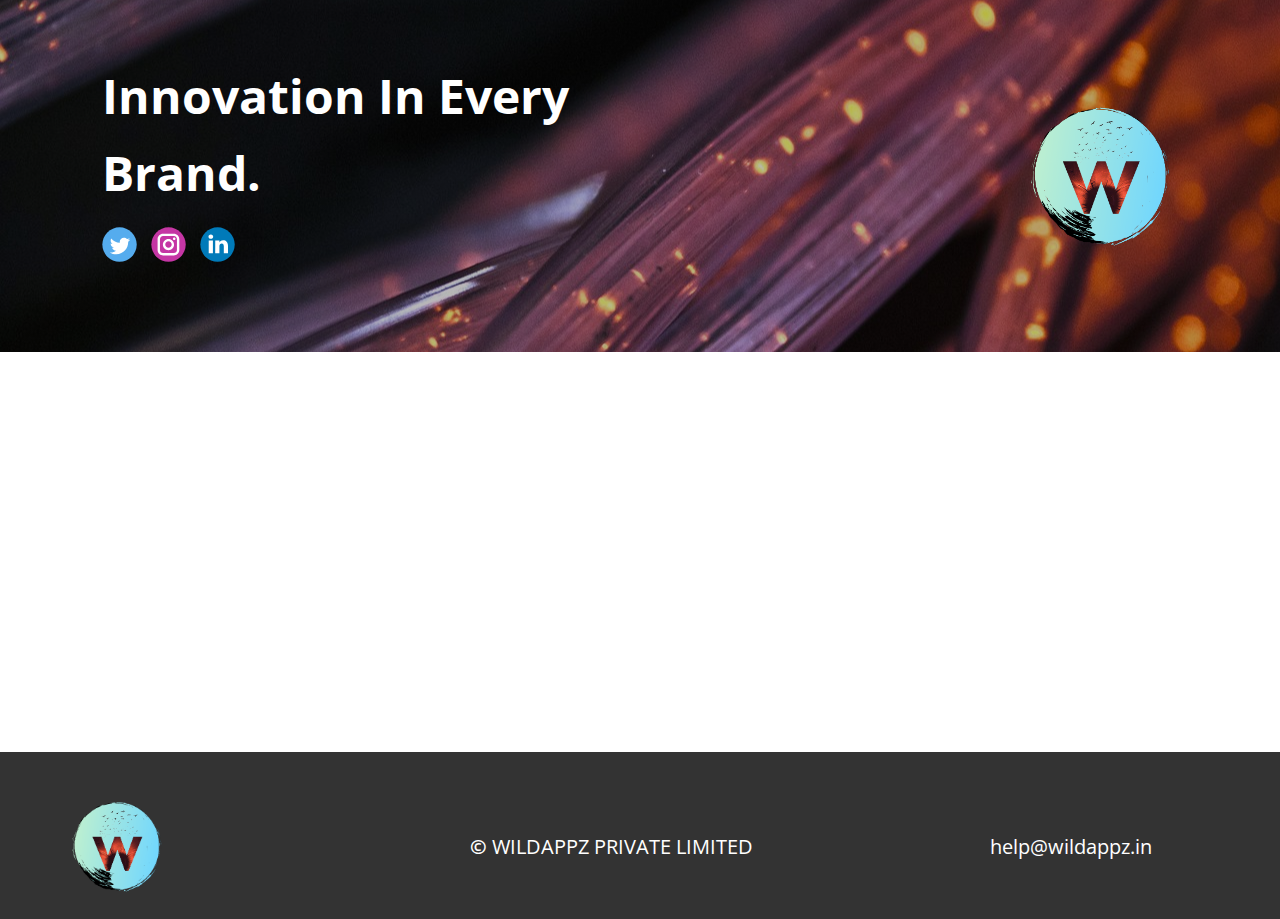
<file: Contact.html>
<!DOCTYPE html>
<html style="font-size: 16px;" lang="en-IN"><head>
    <meta name="viewport" content="width=device-width, initial-scale=1.0">
    <meta charset="utf-8">
    <meta name="keywords" content="Wildappz
Product-based company
Innovation in agritech
Sustainable apparel solutions
Travel and hospitality technology
Startup-driven brand development
Problem-solving brands
Technology-driven solutions">
    <meta name="description" content="Wildappz is a product-based company solving challenges in agritech, sustainable apparel, and travel tech through innovation and smart solutions.">
    <title>Contact</title>
    <link rel="stylesheet" href="nicepage.css" media="screen">
<link rel="stylesheet" href="Contact.css" media="screen">
    <script class="u-script" type="text/javascript" src="jquery.js" defer=""></script>
    <script class="u-script" type="text/javascript" src="nicepage.js" defer=""></script>
    <link rel="icon" href="images/logoforweb.png">
    
    
    
    <link id="u-theme-google-font" rel="stylesheet" href="https://fonts.googleapis.com/css?family=Roboto:100,100i,300,300i,400,400i,500,500i,700,700i,900,900i|Open+Sans:300,300i,400,400i,500,500i,600,600i,700,700i,800,800i">
    <script type="application/ld+json">{
		"@context": "http://schema.org",
		"@type": "Organization",
		"name": "wildappz",
		"logo": "images/logoforweb.png?rand=dd9f",
		"sameAs": [
				"https://x.com/wildappz",
				"https://www.instagram.com/wildappz/",
				"https://www.linkedin.com/company/wildappz/"
		]
}</script>
    <meta name="theme-color" content="#478ac9">
    <meta property="og:title" content="Contact">
    <meta property="og:description" content="Wildappz is a product-based company solving challenges in agritech, sustainable apparel, and travel tech through innovation and smart solutions.">
    <meta property="og:type" content="website">
  <meta data-intl-tel-input-cdn-path="intlTelInput/"></head>
  <body data-path-to-root="./" data-include-products="false" class="u-body u-xl-mode" data-lang="en"><header class="u-clearfix u-header u-image u-shading u-header" id="header"><div class="u-clearfix u-sheet u-sheet-1">
        <p class="u-text u-text-1">Innovation​​ In Every Brand. </p>
        <a href="#" class="u-hidden-xs u-image u-logo u-image-1" data-image-width="275" data-image-height="272">
          <img src="images/logoforweb.png?rand=dd9f" class="u-logo-image u-logo-image-1">
        </a>
        <div class="u-social-icons u-spacing-14 u-social-icons-1">
          <a class="u-social-url" target="_blank" href="https://x.com/wildappz" title="x">
            <span class="u-icon u-icon-circle u-social-icon u-social-twitter u-icon-1"><svg class="u-svg-link" preserveAspectRatio="xMidYMin slice" viewBox="0 0 112 112" style=""><use xlink:href="#svg-d8c6"></use></svg><svg x="0px" y="0px" viewBox="0 0 112 112" id="svg-d8c6" class="u-svg-content"><circle fill="#55ACEE" class="st0" cx="56.1" cy="56.1" r="55"></circle><path fill="#FFFFFF" d="M83.8,47.3c0,0.6,0,1.2,0,1.7c0,17.7-13.5,38.2-38.2,38.2C38,87.2,31,85,25,81.2c1,0.1,2.1,0.2,3.2,0.2
            c6.3,0,12.1-2.1,16.7-5.7c-5.9-0.1-10.8-4-12.5-9.3c0.8,0.2,1.7,0.2,2.5,0.2c1.2,0,2.4-0.2,3.5-0.5c-6.1-1.2-10.8-6.7-10.8-13.1
            c0-0.1,0-0.1,0-0.2c1.8,1,3.9,1.6,6.1,1.7c-3.6-2.4-6-6.5-6-11.2c0-2.5,0.7-4.8,1.8-6.7c6.6,8.1,16.5,13.5,27.6,14
            c-0.2-1-0.3-2-0.3-3.1c0-7.4,6-13.4,13.4-13.4c3.9,0,7.3,1.6,9.8,4.2c3.1-0.6,5.9-1.7,8.5-3.3c-1,3.1-3.1,5.8-5.9,7.4
            c2.7-0.3,5.3-1,7.7-2.1C88.7,43,86.4,45.4,83.8,47.3z"></path></svg></span>
          </a>
          <a class="u-social-url" target="_blank" href="https://www.instagram.com/wildappz/" title="Instagram">
            <span class="u-icon u-icon-circle u-social-icon u-social-instagram u-icon-2"><svg class="u-svg-link" preserveAspectRatio="xMidYMin slice" viewBox="0 0 112 112" style=""><use xlink:href="#svg-f77f"></use></svg><svg x="0px" y="0px" viewBox="0 0 112 112" id="svg-f77f" class="u-svg-content"><circle fill="#C536A4" cx="56.1" cy="56.1" r="55"></circle><path fill="#FFFFFF" d="M55.9,38.2c-9.9,0-17.9,8-17.9,17.9C38,66,46,74,55.9,74c9.9,0,17.9-8,17.9-17.9C73.8,46.2,65.8,38.2,55.9,38.2
            z M55.9,66.4c-5.7,0-10.3-4.6-10.3-10.3c-0.1-5.7,4.6-10.3,10.3-10.3c5.7,0,10.3,4.6,10.3,10.3C66.2,61.8,61.6,66.4,55.9,66.4z"></path><path fill="#FFFFFF" d="M74.3,33.5c-2.3,0-4.2,1.9-4.2,4.2s1.9,4.2,4.2,4.2s4.2-1.9,4.2-4.2S76.6,33.5,74.3,33.5z"></path><path fill="#FFFFFF" d="M73.1,21.3H38.6c-9.7,0-17.5,7.9-17.5,17.5v34.5c0,9.7,7.9,17.6,17.5,17.6h34.5c9.7,0,17.5-7.9,17.5-17.5V38.8
            C90.6,29.1,82.7,21.3,73.1,21.3z M83,73.3c0,5.5-4.5,9.9-9.9,9.9H38.6c-5.5,0-9.9-4.5-9.9-9.9V38.8c0-5.5,4.5-9.9,9.9-9.9h34.5
            c5.5,0,9.9,4.5,9.9,9.9V73.3z"></path></svg></span>
          </a>
          <a class="u-social-url" target="_blank" href="https://www.linkedin.com/company/wildappz/" title="Linkedin">
            <span class="u-icon u-icon-circle u-social-icon u-social-linkedin u-icon-3"><svg class="u-svg-link" preserveAspectRatio="xMidYMin slice" viewBox="0 0 112 112" style=""><use xlink:href="#svg-999d"></use></svg><svg x="0px" y="0px" viewBox="0 0 112 112" id="svg-999d" class="u-svg-content"><circle fill="#007AB9" cx="56.1" cy="56.1" r="55"></circle><path fill="#FFFFFF" d="M41.3,83.7H27.9V43.4h13.4V83.7z M34.6,37.9L34.6,37.9c-4.6,0-7.5-3.1-7.5-7c0-4,3-7,7.6-7s7.4,3,7.5,7
            C42.2,34.8,39.2,37.9,34.6,37.9z M89.6,83.7H76.2V62.2c0-5.4-1.9-9.1-6.8-9.1c-3.7,0-5.9,2.5-6.9,4.9c-0.4,0.9-0.4,2.1-0.4,3.3v22.5
            H48.7c0,0,0.2-36.5,0-40.3h13.4v5.7c1.8-2.7,5-6.7,12.1-6.7c8.8,0,15.4,5.8,15.4,18.1V83.7z"></path></svg></span>
          </a>
        </div>
      </div></header>
    <section class="u-clearfix u-section-1" id="block-1">
      <div class="u-clearfix u-sheet u-sheet-1"></div>
    </section>
    
    
    
    <footer class="u-align-center-md u-align-center-sm u-align-center-xs u-clearfix u-footer u-grey-80" id="footer"><div class="u-clearfix u-sheet u-sheet-1">
        <a href="#" class="u-image u-logo u-image-1" data-image-width="275" data-image-height="272">
          <img src="images/logoforweb.png?rand=23cf" class="u-logo-image u-logo-image-1">
        </a>
        <p class="u-align-center-lg u-align-center-md u-align-center-xl u-text u-text-1"><b>©&nbsp;</b>WILDAPPZ PRIVATE LIMITED 
        </p>
        <p class="u-align-center u-text u-text-2">help@wildappz.in </p>
      </div></footer>
  
  
</body></html>
</file>
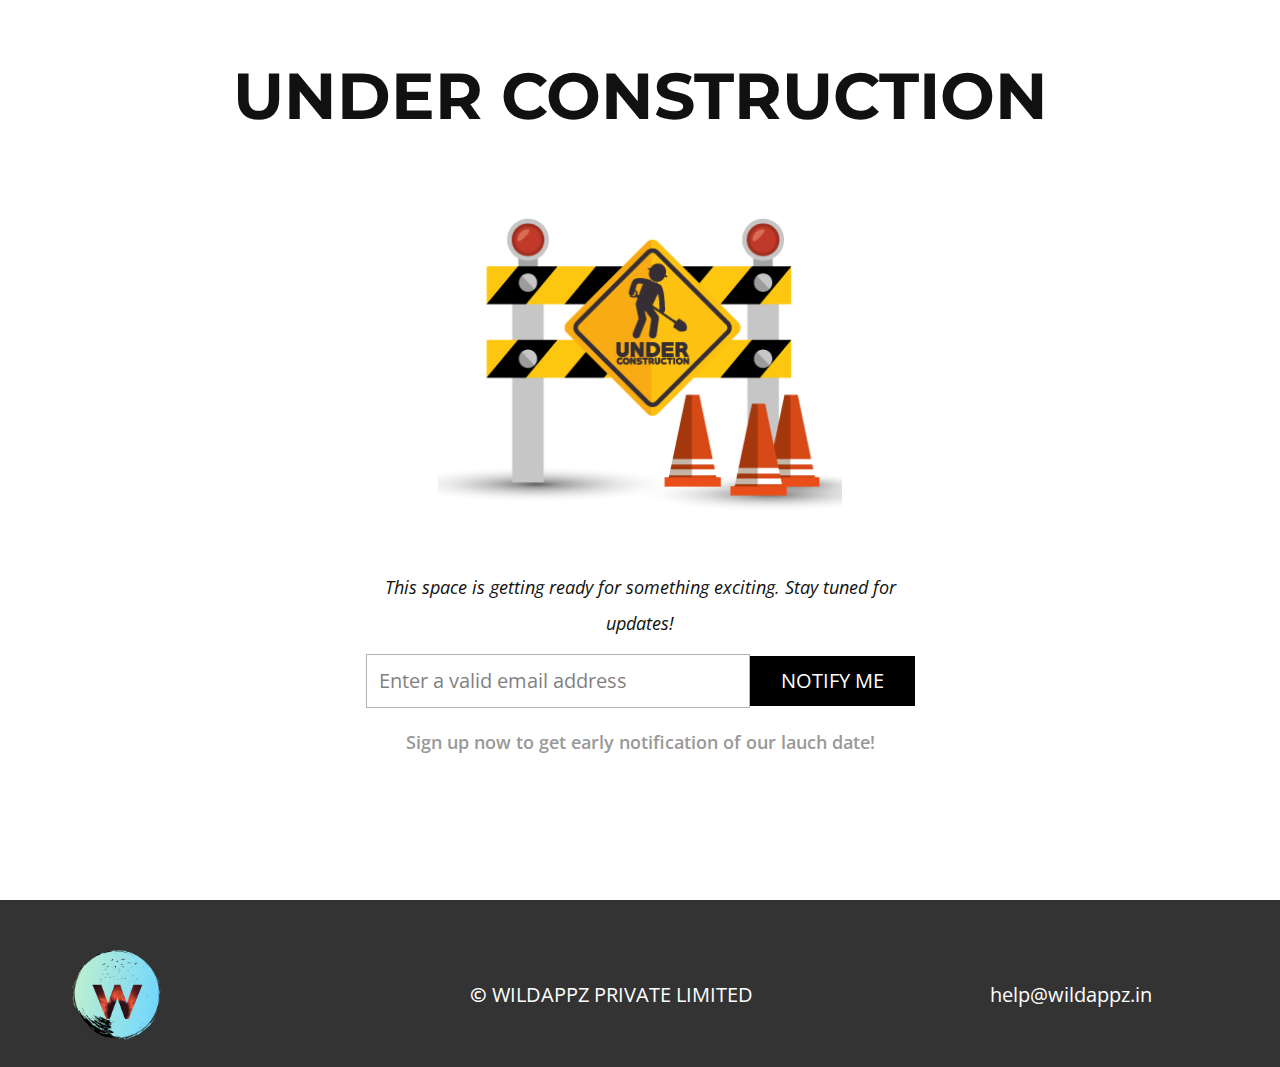
<file: Underconstruction.html>
<!DOCTYPE html>
<html style="font-size: 16px;" lang="en-IN"><head>
    <meta name="viewport" content="width=device-width, initial-scale=1.0">
    <meta charset="utf-8">
    <meta name="keywords" content="Under Construction">
    <meta name="description" content="Wildappz is a product-based company solving challenges in agritech, sustainable apparel, and travel tech through innovation and smart solutions.">
    <title>Underconstruction</title>
    <link rel="stylesheet" href="nicepage.css" media="screen">
<link rel="stylesheet" href="Underconstruction.css" media="screen">
    <script class="u-script" type="text/javascript" src="jquery.js" defer=""></script>
    <script class="u-script" type="text/javascript" src="nicepage.js" defer=""></script>
    <meta name="referrer" content="origin">
    <link rel="icon" href="images/logoforweb.png">
    
    
    
    <link id="u-theme-google-font" rel="stylesheet" href="https://fonts.googleapis.com/css?family=Roboto:100,100i,300,300i,400,400i,500,500i,700,700i,900,900i|Open+Sans:300,300i,400,400i,500,500i,600,600i,700,700i,800,800i">
    <link id="u-page-google-font" rel="stylesheet" href="https://fonts.googleapis.com/css?family=Montserrat:100,100i,200,200i,300,300i,400,400i,500,500i,600,600i,700,700i,800,800i,900,900i">
    <script type="application/ld+json">{
		"@context": "http://schema.org",
		"@type": "Organization",
		"name": "wildappz",
		"logo": "images/logoforweb.png?rand=23cf",
		"sameAs": [
				"https://x.com/wildappz",
				"https://www.instagram.com/wildappz/",
				"https://www.linkedin.com/company/wildappz/"
		]
}</script>
    <meta name="theme-color" content="#478ac9">
    <meta property="og:title" content="Underconstruction">
    <meta property="og:description" content="Wildappz is a product-based company solving challenges in agritech, sustainable apparel, and travel tech through innovation and smart solutions.">
    <meta property="og:type" content="website">
  <meta data-intl-tel-input-cdn-path="intlTelInput/"></head>
  <body data-path-to-root="./" data-include-products="false" class="u-body u-xl-mode" data-lang="en">
    <section class="u-align-center u-clearfix u-container-align-center u-gradient u-section-1" id="sec-6eec">
      <div class="u-clearfix u-sheet u-sheet-1">
        <h1 class="u-custom-font u-font-montserrat u-text u-text-1">Under Construction</h1>
        <img src="images/60028-Converted.png" alt="" class="u-image u-image-contain u-image-default u-image-1" data-image-width="411" data-image-height="393">
        <p class="u-align-center u-text u-text-2"> This space is getting ready for something exciting. Stay tuned for updates!</p>
        <div class="u-align-center u-form u-form-1">
          <form action="https://forms.nicepagesrv.com/v2/form/process" class="u-clearfix u-form-horizontal u-form-spacing-0 u-inner-form" style="padding: 0px;" source="email" name="form">
            <div class="u-form-email u-form-group">
              <label for="email-cd2c" class="u-form-control-hidden u-label">Email</label>
              <input type="email" placeholder="Enter a valid email address" id="email-cd2c" name="email" class="u-input u-input-rectangle u-input-1" required="">
            </div>
            <div class="u-align-left u-form-group u-form-submit">
              <a href="#" class="u-active-grey-75 u-black u-border-1 u-border-active-grey-75 u-border-black u-border-hover-grey-75 u-btn u-btn-submit u-button-style u-hover-grey-75 u-btn-1">notify me</a>
              <input type="submit" value="submit" class="u-form-control-hidden">
            </div>
            <div class="u-form-send-message u-form-send-success"> Thank you! Your message has been sent. </div>
            <div class="u-form-send-error u-form-send-message"> Unable to send your message. Please fix errors then try again. </div>
            <input type="hidden" value="" name="recaptchaResponse">
            <input type="hidden" name="formServices" value="ae5f815a-7d46-7011-83eb-17414eaa6c50">
          </form>
        </div>
        <p class="u-text u-text-grey-40 u-text-3">Sign up now to get early notification of our lauch date!</p>
      </div>
    </section>
    
    
    
    <footer class="u-align-center-md u-align-center-sm u-align-center-xs u-clearfix u-footer u-grey-80" id="footer"><div class="u-clearfix u-sheet u-sheet-1">
        <a href="#" class="u-image u-logo u-image-1" data-image-width="275" data-image-height="272">
          <img src="images/logoforweb.png?rand=23cf" class="u-logo-image u-logo-image-1">
        </a>
        <p class="u-align-center-lg u-align-center-md u-align-center-xl u-text u-text-1"><b>©&nbsp;</b>WILDAPPZ PRIVATE LIMITED 
        </p>
        <p class="u-align-center u-text u-text-2">help@wildappz.in </p>
      </div></footer>
    
</body></html>
</file>
